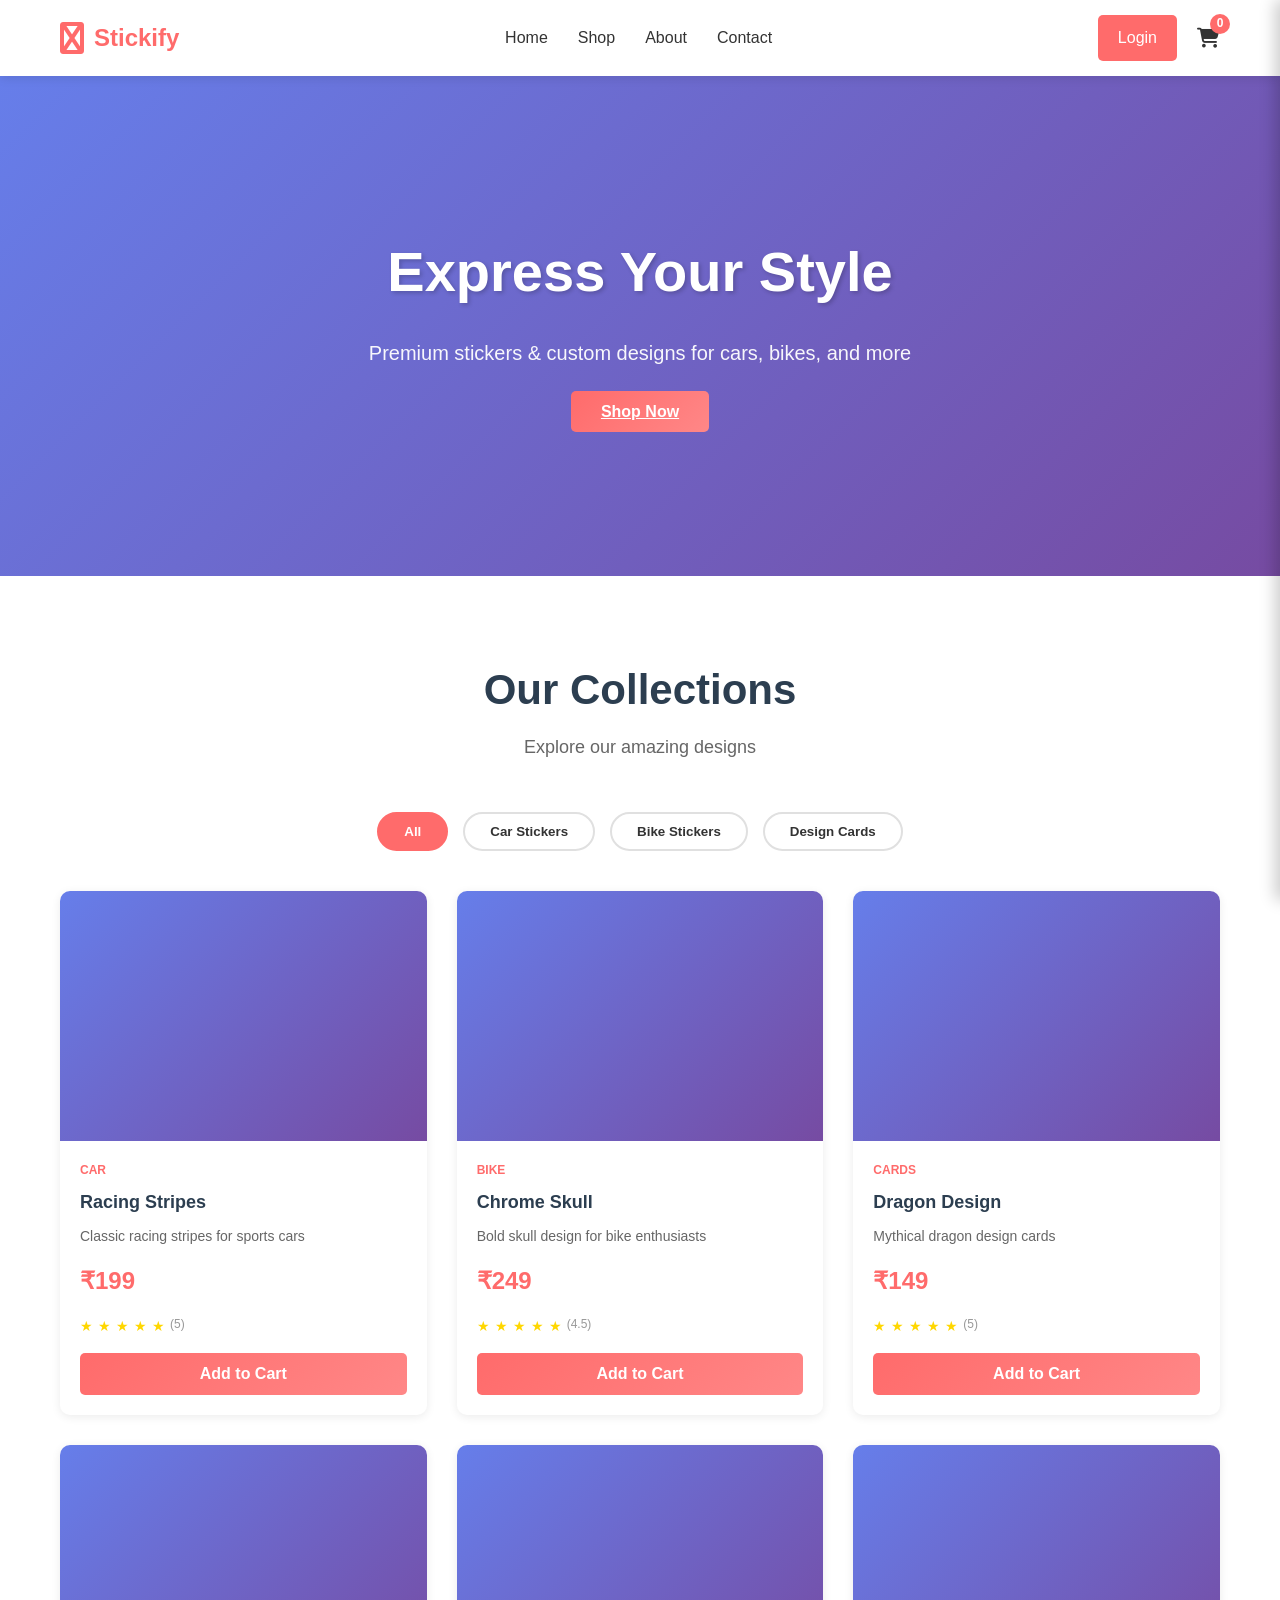
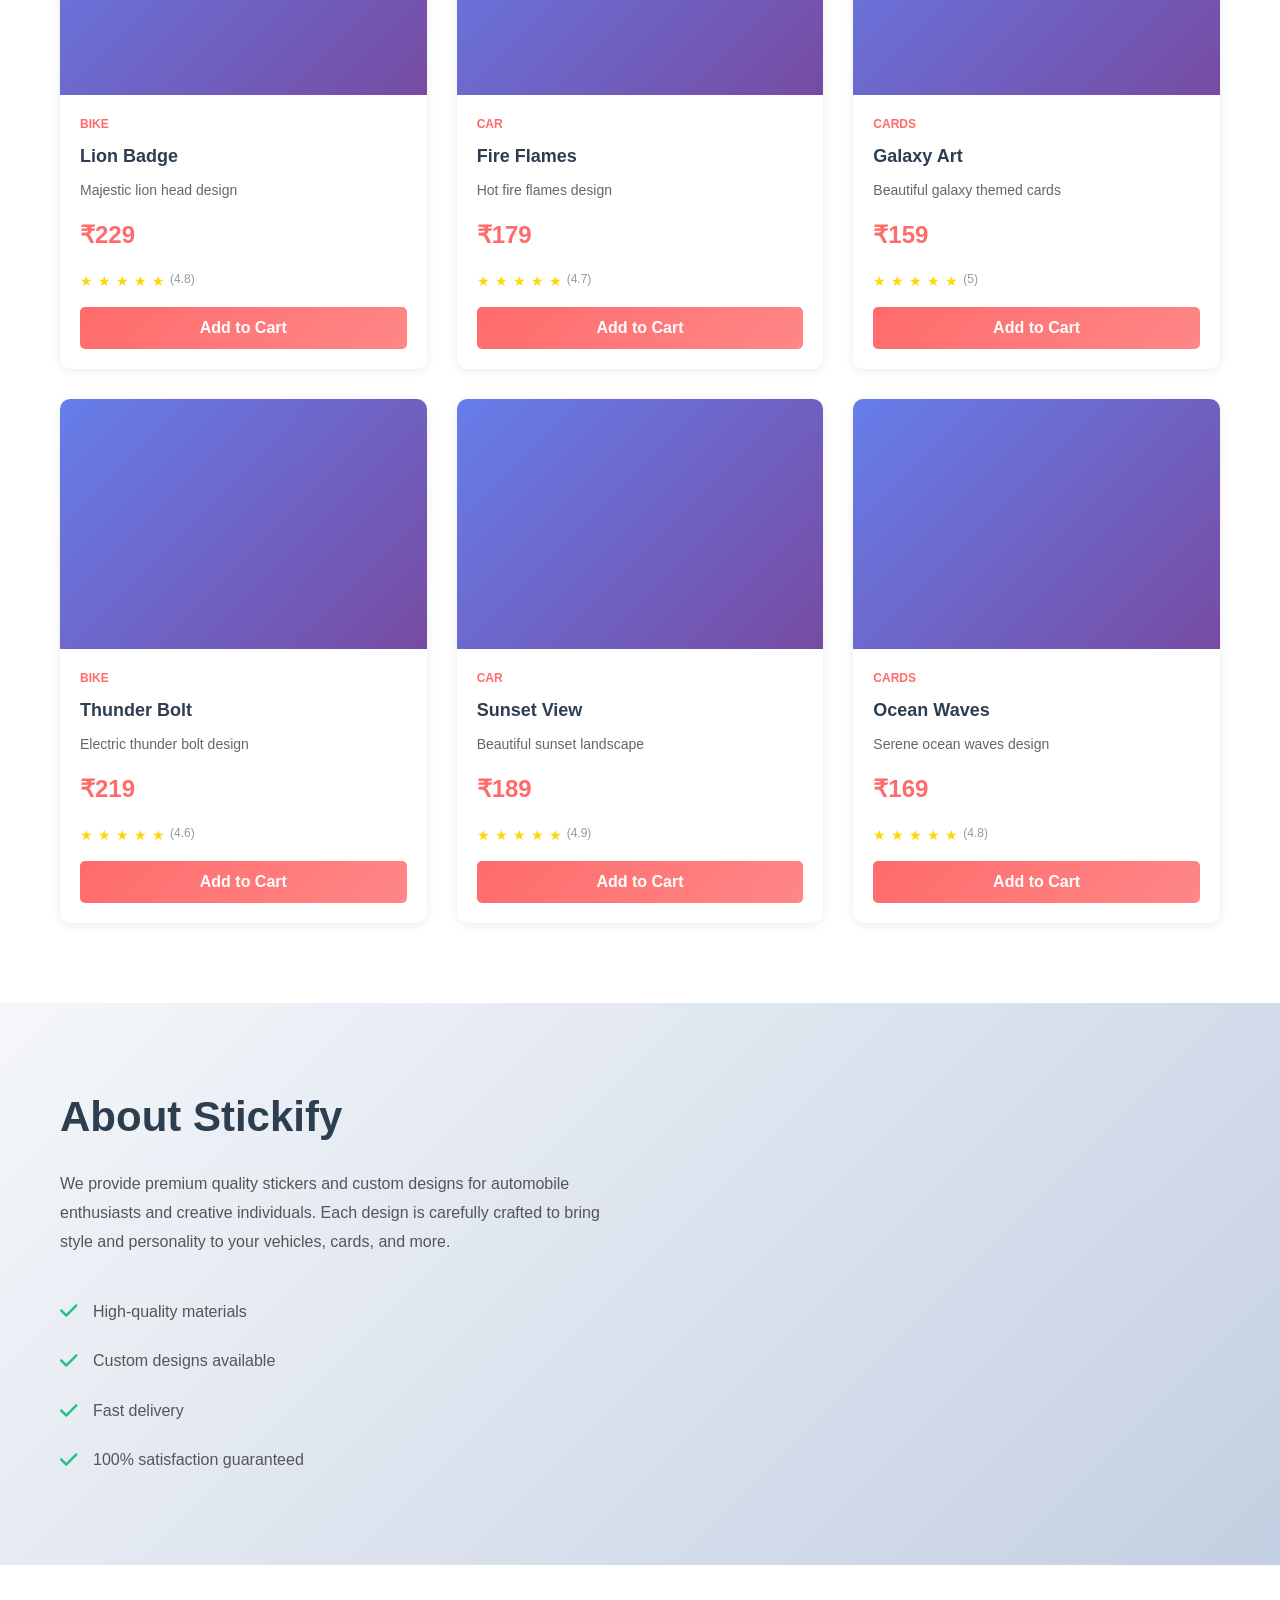
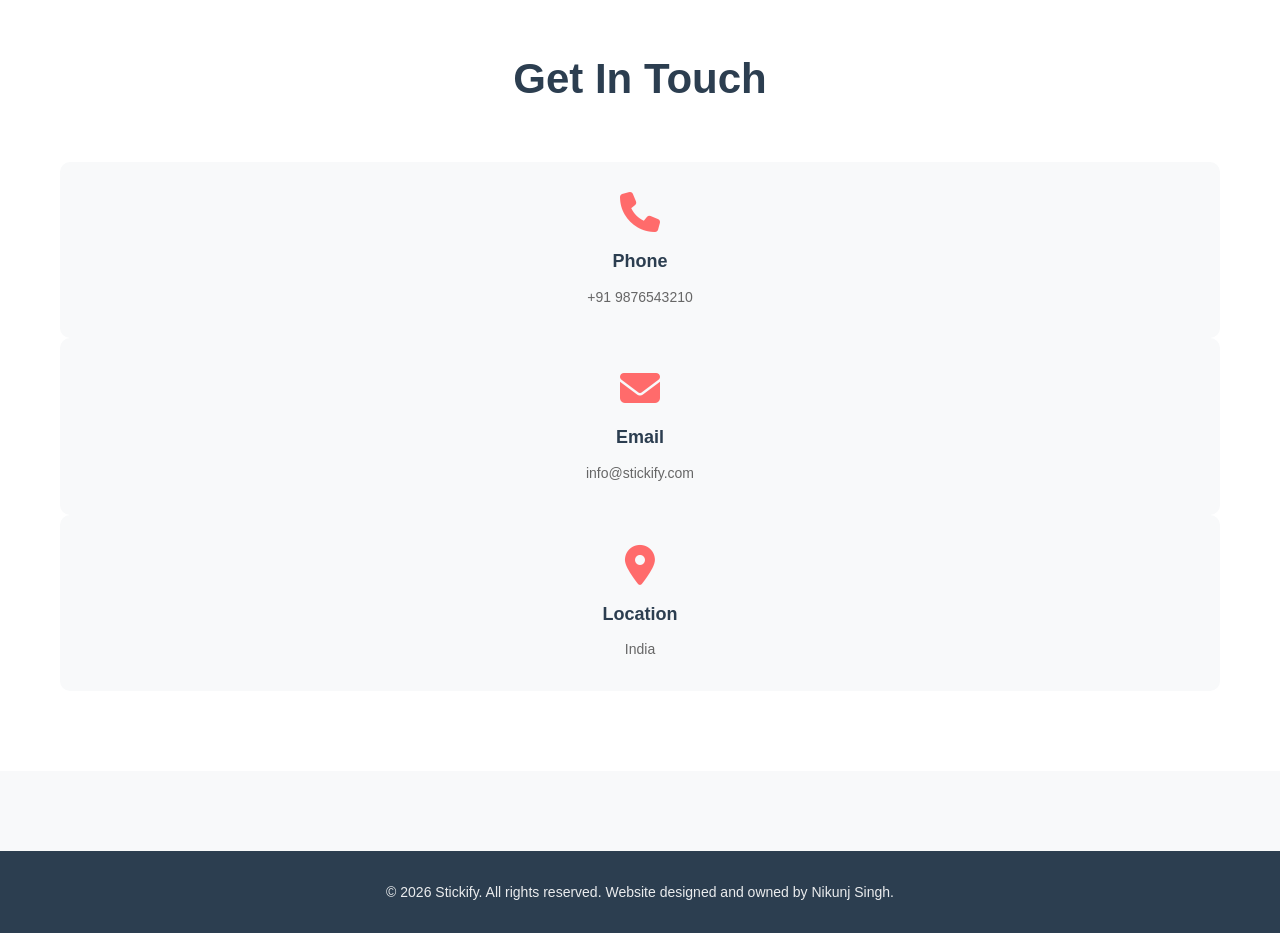
<file: index.html>
<!DOCTYPE html>
<html lang="en">

<head>
    <meta charset="UTF-8">
    <meta name="viewport" content="width=device-width, initial-scale=1.0">
    <title>Stickify - Premium Sticker & Design Store</title>
    <link rel="stylesheet" href="styles.css">
    <link rel="stylesheet" href="https://cdnjs.cloudflare.com/ajax/libs/font-awesome/6.4.0/css/all.min.css">
</head>

<body>
    <!-- Navigation -->
    <nav class="navbar">
        <div class="container">
            <div class="nav-wrapper">
                <div class="logo">
                    <i class="fas fa-sticker-mule"></i>
                    <span>Stickify</span>
                </div>
                <ul class="nav-menu">
                    <li><a href="#home">Home</a></li>
                    <li><a href="#products">Shop</a></li>
                    <li><a href="#about">About</a></li>
                    <li><a href="#contact">Contact</a></li>
                </ul>
                <div class="nav-icons">
                    <a href="login.html" class="btn-login">Login</a>
                    <div class="cart-icon" onclick="openCart()">
                        <i class="fas fa-shopping-cart"></i>
                        <span class="cart-count" id="cart-count">0</span>
                    </div>
                    <div class="hamburger" onclick="toggleMenu()">
                        <span></span>
                        <span></span>
                        <span></span>
                    </div>
                </div>
            </div>
        </div>
    </nav>

    <!-- Hero Section -->
    <section class="hero" id="home">
        <div class="hero-content">
            <h1>Express Your Style</h1>
            <p>Premium stickers & custom designs for cars, bikes, and more</p>
            <a href="#products" class="btn btn-primary">Shop Now</a>
        </div>
    </section>

    <!-- Products Section -->
    <section class="products-section" id="products">
        <div class="container">
            <div class="section-header">
                <h2>Our Collections</h2>
                <p>Explore our amazing designs</p>
            </div>

            <div class="filter-buttons">
                <button class="filter-btn active" onclick="filterProducts('all')">All</button>
                <button class="filter-btn" onclick="filterProducts('car')">Car Stickers</button>
                <button class="filter-btn" onclick="filterProducts('bike')">Bike Stickers</button>
                <button class="filter-btn" onclick="filterProducts('cards')">Design Cards</button>
            </div>

            <div class="products-grid" id="products-grid">
                <!-- Products will be dynamically loaded here -->
            </div>
        </div>
    </section>

    <!-- About Section -->
    <section class="about-section" id="about">
        <div class="container">
            <div class="about-content">
                <div class="about-text">
                    <h2>About Stickify</h2>
                    <p>We provide premium quality stickers and custom designs for automobile enthusiasts and creative
                        individuals. Each design is carefully crafted to bring style and personality to your vehicles,
                        cards, and more.</p>
                    <ul class="features-list">
                        <li><i class="fas fa-check"></i> High-quality materials</li>
                        <li><i class="fas fa-check"></i> Custom designs available</li>
                        <li><i class="fas fa-check"></i> Fast delivery</li>
                        <li><i class="fas fa-check"></i> 100% satisfaction guaranteed</li>
                    </ul>
                </div>
            </div>
        </div>
    </section>

    <!-- Contact Section -->
    <section class="contact-section" id="contact">
        <div class="container">
            <h2>Get In Touch</h2>
            <div class="contact-content">
                <div class="contact-info">
                    <div class="info-item">
                        <i class="fas fa-phone"></i>
                        <div>
                            <h4>Phone</h4>
                            <p>+91 9876543210</p>
                        </div>
                    </div>
                    <div class="info-item">
                        <i class="fas fa-envelope"></i>
                        <div>
                            <h4>Email</h4>
                            <p>info@stickify.com</p>
                        </div>
                    </div>
                    <div class="info-item">
                        <i class="fas fa-map-marker-alt"></i>
                        <div>
                            <h4>Location</h4>
                            <p>India</p>
                        </div>
                    </div>
                </div>
            </div>
        </div>
    </section>

    <!-- Cart Sidebar -->
    <div class="cart-sidebar" id="cart-sidebar">
        <div class="cart-header">
            <h3>Shopping Cart</h3>
            <span class="close-cart" onclick="closeCart()">&times;</span>
        </div>
        <div class="cart-items" id="cart-items">
            <!-- Cart items will be displayed here -->
        </div>
        <div class="cart-summary">
            <div class="summary-row">
                <span>Subtotal:</span>
                <span id="subtotal">₹0</span>
            </div>
            <div class="summary-row">
                <span>Shipping:</span>
                <span id="shipping">₹0</span>
            </div>
            <div class="summary-row total">
                <span>Total:</span>
                <span id="total">₹0</span>
            </div>
            <button class="btn btn-primary" style="width: 100%; margin-top: 20px;">Proceed to Checkout</button>
        </div>
    </div>

    <!-- Footer -->
    <footer class="footer">
        <div class="container">
            <p>&copy; 2026 Stickify. All rights reserved. Website designed and owned by Nikunj Singh.</p>
        </div>
    </footer>

    <script src="script.js"></script>
</body>

</html>
</file>
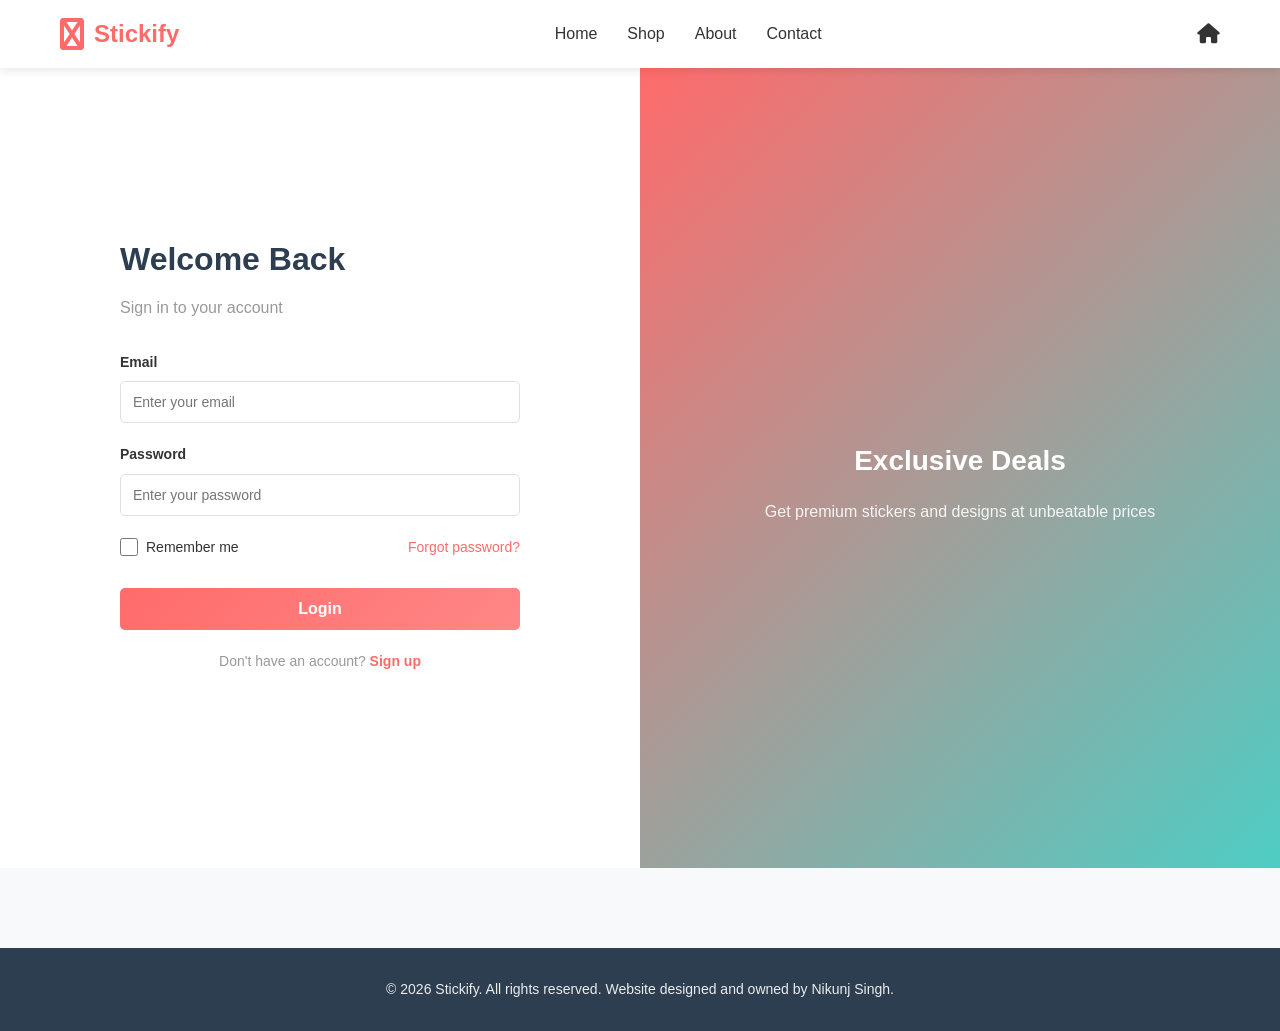
<file: login.html>
<!DOCTYPE html>
<html lang="en">

<head>
    <meta charset="UTF-8">
    <meta name="viewport" content="width=device-width, initial-scale=1.0">
    <title>Login & Sign Up - Stickify</title>
    <link rel="stylesheet" href="styles.css">
    <link rel="stylesheet" href="https://cdnjs.cloudflare.com/ajax/libs/font-awesome/6.4.0/css/all.min.css">
</head>

<body>
    <!-- Navigation -->
    <nav class="navbar">
        <div class="container">
            <div class="nav-wrapper">
                <div class="logo">
                    <i class="fas fa-sticker-mule"></i>
                    <span>Stickify</span>
                </div>
                <ul class="nav-menu">
                    <li><a href="index.html">Home</a></li>
                    <li><a href="index.html#products">Shop</a></li>
                    <li><a href="index.html#about">About</a></li>
                    <li><a href="index.html#contact">Contact</a></li>
                </ul>
                <div class="nav-icons">
                    <div class="cart-icon" onclick="window.location.href='index.html'">
                        <i class="fas fa-home"></i>
                    </div>
                </div>
            </div>
        </div>
    </nav>

    <!-- Auth Container -->
    <div class="auth-container">
        <div class="auth-box">
            <!-- Login Form -->
            <div class="form-container login-form active" id="login-form">
                <h2>Welcome Back</h2>
                <p>Sign in to your account</p>
                <form onsubmit="handleLogin(event)">
                    <div class="form-group">
                        <label for="login-email">Email</label>
                        <input type="email" id="login-email" placeholder="Enter your email" required>
                    </div>
                    <div class="form-group">
                        <label for="login-password">Password</label>
                        <input type="password" id="login-password" placeholder="Enter your password" required>
                    </div>
                    <div class="remember-forgot">
                        <label>
                            <input type="checkbox"> Remember me
                        </label>
                        <a href="#forgot">Forgot password?</a>
                    </div>
                    <button type="submit" class="btn btn-primary">Login</button>
                </form>
                <p class="form-footer">Don't have an account? <a onclick="toggleForms()">Sign up</a></p>
            </div>

            <!-- Sign Up Form -->
            <div class="form-container signup-form" id="signup-form">
                <h2>Create Account</h2>
                <p>Join Stickify community</p>
                <form onsubmit="handleSignup(event)">
                    <div class="form-group">
                        <label for="signup-name">Full Name</label>
                        <input type="text" id="signup-name" placeholder="Enter your name" required>
                    </div>
                    <div class="form-group">
                        <label for="signup-email">Email</label>
                        <input type="email" id="signup-email" placeholder="Enter your email" required>
                    </div>
                    <div class="form-group">
                        <label for="signup-password">Password</label>
                        <input type="password" id="signup-password" placeholder="Create a password" required>
                    </div>
                    <div class="form-group">
                        <label for="signup-confirm">Confirm Password</label>
                        <input type="password" id="signup-confirm" placeholder="Confirm your password" required>
                    </div>
                    <label class="checkbox">
                        <input type="checkbox" required> I agree to the terms and conditions
                    </label>
                    <button type="submit" class="btn btn-primary">Sign Up</button>
                </form>
                <p class="form-footer">Already have an account? <a onclick="toggleForms()">Login</a></p>
            </div>
        </div>

        <!-- Illustration -->
        <div class="auth-illustration">
            <div class="illustration-content">
                <i class="fas fa-shopping-bags"></i>
                <h3>Exclusive Deals</h3>
                <p>Get premium stickers and designs at unbeatable prices</p>
            </div>
        </div>
    </div>

    <!-- Footer -->
    <footer class="footer">
        <div class="container">
            <p>&copy; 2026 Stickify. All rights reserved. Website designed and owned by Nikunj Singh.</p>
        </div>
    </footer>

    <script src="script.js"></script>
</body>

</html>
</file>
<file: styles.css>
* {
    margin: 0;
    padding: 0;
    box-sizing: border-box;
}

:root {
    --primary-color: #FF6B6B;
    --secondary-color: #4ECDC4;
    --dark-color: #2C3E50;
    --light-color: #F8F9FA;
    --text-color: #333333;
    --border-color: #E0E0E0;
    --success-color: #26C281;
    --warning-color: #F39C12;
}

html {
    scroll-behavior: smooth;
}

body {
    font-family: 'Segoe UI', Tahoma, Geneva, Verdana, sans-serif;
    color: var(--text-color);
    background-color: var(--light-color);
    line-height: 1.6;
}

.container {
    max-width: 1200px;
    margin: 0 auto;
    padding: 0 20px;
}

/* ============ NAVIGATION ============ */
.navbar {
    background: white;
    box-shadow: 0 2px 10px rgba(0, 0, 0, 0.1);
    position: sticky;
    top: 0;
    z-index: 100;
}

.nav-wrapper {
    display: flex;
    justify-content: space-between;
    align-items: center;
    padding: 15px 0;
}

.logo {
    display: flex;
    align-items: center;
    gap: 10px;
    font-size: 24px;
    font-weight: bold;
    color: var(--primary-color);
    text-decoration: none;
}

.logo i {
    font-size: 32px;
}

.nav-menu {
    display: flex;
    list-style: none;
    gap: 30px;
}

.nav-menu a {
    text-decoration: none;
    color: var(--text-color);
    font-weight: 500;
    transition: color 0.3s ease;
}

.nav-menu a:hover {
    color: var(--primary-color);
}

.nav-icons {
    display: flex;
    align-items: center;
    gap: 20px;
}

.btn-login {
    padding: 10px 20px;
    background: var(--primary-color);
    color: white;
    text-decoration: none;
    border-radius: 5px;
    transition: background 0.3s ease;
}

.btn-login:hover {
    background: #ff5252;
}

.cart-icon {
    position: relative;
    cursor: pointer;
    font-size: 20px;
    color: var(--text-color);
    transition: color 0.3s ease;
}

.cart-icon:hover {
    color: var(--primary-color);
}

.cart-count {
    position: absolute;
    top: -8px;
    right: -10px;
    background: var(--primary-color);
    color: white;
    border-radius: 50%;
    width: 20px;
    height: 20px;
    display: flex;
    align-items: center;
    justify-content: center;
    font-size: 12px;
    font-weight: bold;
}

.hamburger {
    display: none;
    flex-direction: column;
    cursor: pointer;
}

.hamburger span {
    width: 25px;
    height: 3px;
    background: var(--text-color);
    margin: 5px 0;
    transition: 0.3s;
    border-radius: 2px;
}

/* ============ BUTTONS ============ */
.btn {
    padding: 12px 30px;
    border: none;
    border-radius: 5px;
    font-size: 16px;
    font-weight: 600;
    cursor: pointer;
    transition: all 0.3s ease;
}

.btn-primary {
    background: linear-gradient(135deg, var(--primary-color), #ff8787);
    color: white;
}

.btn-primary:hover {
    transform: translateY(-2px);
    box-shadow: 0 5px 15px rgba(255, 107, 107, 0.4);
}

.btn-secondary {
    background: var(--secondary-color);
    color: white;
}

.btn-secondary:hover {
    background: #35b8b0;
}

/* ============ HERO SECTION ============ */
.hero {
    background: linear-gradient(135deg, #667eea 0%, #764ba2 100%);
    color: white;
    padding: 100px 20px;
    text-align: center;
    min-height: 500px;
    display: flex;
    align-items: center;
    justify-content: center;
}

.hero-content h1 {
    font-size: 56px;
    margin-bottom: 20px;
    text-shadow: 2px 2px 4px rgba(0, 0, 0, 0.2);
}

.hero-content p {
    font-size: 20px;
    margin-bottom: 30px;
    opacity: 0.95;
}

/* ============ PRODUCTS SECTION ============ */
.products-section {
    padding: 80px 20px;
    background: white;
}

.section-header {
    text-align: center;
    margin-bottom: 50px;
}

.section-header h2 {
    font-size: 42px;
    color: var(--dark-color);
    margin-bottom: 10px;
}

.section-header p {
    font-size: 18px;
    color: #666;
}

.filter-buttons {
    display: flex;
    justify-content: center;
    gap: 15px;
    margin-bottom: 40px;
    flex-wrap: wrap;
}

.filter-btn {
    padding: 10px 25px;
    border: 2px solid var(--border-color);
    background: white;
    color: var(--text-color);
    border-radius: 25px;
    cursor: pointer;
    transition: all 0.3s ease;
    font-weight: 600;
}

.filter-btn.active,
.filter-btn:hover {
    background: var(--primary-color);
    color: white;
    border-color: var(--primary-color);
}

.products-grid {
    display: grid;
    grid-template-columns: repeat(auto-fill, minmax(280px, 1fr));
    gap: 30px;
}

.product-card {
    background: white;
    border-radius: 10px;
    overflow: hidden;
    box-shadow: 0 2px 10px rgba(0, 0, 0, 0.08);
    transition: all 0.3s ease;
    cursor: pointer;
}

.product-card:hover {
    transform: translateY(-5px);
    box-shadow: 0 8px 25px rgba(0, 0, 0, 0.15);
}

.product-image {
    width: 100%;
    height: 250px;
    background: linear-gradient(135deg, #667eea 0%, #764ba2 100%);
    display: flex;
    align-items: center;
    justify-content: center;
    color: white;
    font-size: 60px;
}

.product-info {
    padding: 20px;
}

.product-category {
    font-size: 12px;
    color: var(--primary-color);
    font-weight: 600;
    text-transform: uppercase;
    margin-bottom: 8px;
}

.product-name {
    font-size: 18px;
    font-weight: 700;
    color: var(--dark-color);
    margin-bottom: 8px;
}

.product-description {
    font-size: 14px;
    color: #666;
    margin-bottom: 15px;
}

.product-price {
    font-size: 24px;
    font-weight: bold;
    color: var(--primary-color);
    margin-bottom: 15px;
}

.product-rating {
    display: flex;
    gap: 5px;
    margin-bottom: 15px;
}

.product-rating .star {
    color: #FFD700;
    font-size: 14px;
}

.add-to-cart-btn {
    width: 100%;
    padding: 12px;
    background: linear-gradient(135deg, var(--primary-color), #ff8787);
    color: white;
    border: none;
    border-radius: 5px;
    font-size: 16px;
    font-weight: 600;
    cursor: pointer;
    transition: all 0.3s ease;
}

.add-to-cart-btn:hover {
    transform: scale(1.02);
    box-shadow: 0 5px 15px rgba(255, 107, 107, 0.4);
}

.add-to-cart-btn.added {
    background: var(--success-color);
}

/* ============ ABOUT SECTION ============ */
.about-section {
    background: linear-gradient(135deg, #f5f7fa 0%, #c3cfe2 100%);
    padding: 80px 20px;
}

.about-content {
    display: grid;
    grid-template-columns: 1fr 1fr;
    gap: 50px;
    align-items: center;
}

.about-text h2 {
    font-size: 42px;
    color: var(--dark-color);
    margin-bottom: 20px;
}

.about-text p {
    font-size: 16px;
    color: #555;
    margin-bottom: 20px;
    line-height: 1.8;
}

.features-list {
    list-style: none;
    margin-top: 30px;
}

.features-list li {
    padding: 12px 0;
    display: flex;
    align-items: center;
    gap: 15px;
    font-size: 16px;
    color: #555;
}

.features-list i {
    color: var(--success-color);
    font-size: 20px;
}

/* ============ CONTACT SECTION ============ */
.contact-section {
    background: white;
    padding: 80px 20px;
    text-align: center;
}

.contact-section h2 {
    font-size: 42px;
    color: var(--dark-color);
    margin-bottom: 50px;
}

.contact-content {
    display: grid;
    grid-template-columns: repeat(auto-fit, minmax(250px, 1fr));
    gap: 30px;
}

.info-item {
    display: flex;
    flex-direction: column;
    align-items: center;
    padding: 30px;
    background: var(--light-color);
    border-radius: 10px;
    transition: all 0.3s ease;
}

.info-item:hover {
    transform: translateY(-5px);
    box-shadow: 0 8px 25px rgba(0, 0, 0, 0.1);
}

.info-item i {
    font-size: 40px;
    color: var(--primary-color);
    margin-bottom: 15px;
}

.info-item h4 {
    font-size: 18px;
    color: var(--dark-color);
    margin-bottom: 10px;
}

.info-item p {
    color: #666;
    font-size: 14px;
}

/* ============ CART SIDEBAR ============ */
.cart-sidebar {
    position: fixed;
    right: -400px;
    top: 0;
    width: 400px;
    height: 100vh;
    background: white;
    box-shadow: -5px 0 15px rgba(0, 0, 0, 0.2);
    display: flex;
    flex-direction: column;
    transition: right 0.3s ease;
    z-index: 200;
}

.cart-sidebar.active {
    right: 0;
}

.cart-header {
    display: flex;
    justify-content: space-between;
    align-items: center;
    padding: 20px;
    border-bottom: 2px solid var(--border-color);
}

.cart-header h3 {
    font-size: 22px;
    color: var(--dark-color);
}

.close-cart {
    font-size: 28px;
    cursor: pointer;
    color: #999;
    transition: color 0.3s ease;
}

.close-cart:hover {
    color: var(--primary-color);
}

.cart-items {
    flex: 1;
    overflow-y: auto;
    padding: 20px;
}

.cart-item {
    display: flex;
    justify-content: space-between;
    align-items: center;
    padding: 15px;
    border: 1px solid var(--border-color);
    border-radius: 5px;
    margin-bottom: 10px;
    background: var(--light-color);
}

.cart-item-info {
    flex: 1;
}

.cart-item-name {
    font-weight: 600;
    color: var(--dark-color);
    margin-bottom: 5px;
}

.cart-item-price {
    color: var(--primary-color);
    font-weight: 600;
}

.cart-item-quantity {
    display: flex;
    align-items: center;
    gap: 8px;
    margin: 0 15px;
}

.cart-item-quantity button {
    width: 25px;
    height: 25px;
    border: 1px solid var(--border-color);
    background: white;
    cursor: pointer;
    border-radius: 3px;
    font-weight: 600;
    color: var(--primary-color);
}

.cart-item-remove {
    background: #ff6b6b;
    color: white;
    border: none;
    padding: 5px 10px;
    border-radius: 3px;
    cursor: pointer;
    font-size: 12px;
    transition: background 0.3s ease;
}

.cart-item-remove:hover {
    background: #ff5252;
}

.empty-cart {
    text-align: center;
    padding: 40px 20px;
    color: #999;
}

.empty-cart i {
    font-size: 60px;
    margin-bottom: 20px;
    opacity: 0.5;
}

.cart-summary {
    padding: 20px;
    border-top: 2px solid var(--border-color);
    background: var(--light-color);
}

.summary-row {
    display: flex;
    justify-content: space-between;
    margin-bottom: 10px;
    font-size: 14px;
    color: #666;
}

.summary-row.total {
    font-size: 18px;
    font-weight: 700;
    color: var(--dark-color);
    border-top: 1px solid var(--border-color);
    padding-top: 10px;
}

/* ============ AUTH SECTION ============ */
.auth-container {
    display: grid;
    grid-template-columns: 1fr 1fr;
    min-height: calc(100vh - 100px);
    gap: 0;
}

.auth-box {
    display: flex;
    align-items: center;
    justify-content: center;
    padding: 40px;
    background: white;
}

.form-container {
    width: 100%;
    max-width: 400px;
    display: none;
}

.form-container.active {
    display: block;
    animation: fadeIn 0.3s ease;
}

@keyframes fadeIn {
    from {
        opacity: 0;
        transform: translateY(10px);
    }
    to {
        opacity: 1;
        transform: translateY(0);
    }
}

.form-container h2 {
    font-size: 32px;
    color: var(--dark-color);
    margin-bottom: 10px;
}

.form-container > p {
    color: #999;
    margin-bottom: 30px;
}

.form-group {
    margin-bottom: 20px;
}

.form-group label {
    display: block;
    font-weight: 600;
    color: var(--text-color);
    margin-bottom: 8px;
    font-size: 14px;
}

.form-group input {
    width: 100%;
    padding: 12px;
    border: 1px solid var(--border-color);
    border-radius: 5px;
    font-size: 14px;
    transition: border-color 0.3s ease;
}

.form-group input:focus {
    outline: none;
    border-color: var(--primary-color);
    box-shadow: 0 0 0 3px rgba(255, 107, 107, 0.1);
}

.remember-forgot {
    display: flex;
    justify-content: space-between;
    align-items: center;
    margin-bottom: 20px;
    font-size: 14px;
}

.remember-forgot label {
    display: flex;
    align-items: center;
    gap: 8px;
    cursor: pointer;
}

.remember-forgot input[type="checkbox"] {
    width: 18px;
    height: 18px;
    cursor: pointer;
}

.remember-forgot a {
    color: var(--primary-color);
    text-decoration: none;
    transition: color 0.3s ease;
}

.remember-forgot a:hover {
    color: #ff5252;
}

.checkbox {
    display: flex;
    align-items: center;
    gap: 8px;
    margin-bottom: 20px;
    font-size: 14px;
    cursor: pointer;
}

.checkbox input {
    width: 18px;
    height: 18px;
    cursor: pointer;
}

.form-container button {
    width: 100%;
    margin-top: 10px;
}

.form-footer {
    text-align: center;
    margin-top: 20px;
    font-size: 14px;
    color: #666;
}

.form-footer a {
    color: var(--primary-color);
    cursor: pointer;
    font-weight: 600;
    text-decoration: none;
    transition: color 0.3s ease;
}

.form-footer a:hover {
    color: #ff5252;
}

.auth-illustration {
    background: linear-gradient(135deg, var(--primary-color), var(--secondary-color));
    display: flex;
    align-items: center;
    justify-content: center;
    color: white;
    padding: 40px;
}

.illustration-content {
    text-align: center;
}

.illustration-content i {
    font-size: 80px;
    margin-bottom: 20px;
    opacity: 0.9;
}

.illustration-content h3 {
    font-size: 28px;
    margin-bottom: 15px;
}

.illustration-content p {
    font-size: 16px;
    opacity: 0.9;
}

/* ============ FOOTER ============ */
.footer {
    background: var(--dark-color);
    color: white;
    text-align: center;
    padding: 30px 20px;
    margin-top: 80px;
}

.footer p {
    font-size: 14px;
    opacity: 0.9;
}

/* ============ RESPONSIVE DESIGN ============ */
@media (max-width: 768px) {
    .nav-menu {
        gap: 15px;
        font-size: 14px;
    }

    .hamburger {
        display: flex;
    }

    .hero-content h1 {
        font-size: 36px;
    }

    .hero-content p {
        font-size: 16px;
    }

    .section-header h2 {
        font-size: 32px;
    }

    .products-grid {
        grid-template-columns: repeat(auto-fill, minmax(200px, 1fr));
        gap: 15px;
    }

    .product-image {
        height: 180px;
        font-size: 40px;
    }

    .about-content {
        grid-template-columns: 1fr;
    }

    .contact-content {
        grid-template-columns: 1fr;
    }

    .cart-sidebar {
        width: 100%;
        right: -100%;
    }

    .auth-container {
        grid-template-columns: 1fr;
    }

    .auth-illustration {
        display: none;
    }

    .auth-box {
        min-height: auto;
        padding: 30px 20px;
    }

    .filter-buttons {
        gap: 10px;
    }

    .filter-btn {
        padding: 8px 15px;
        font-size: 14px;
    }
}

@media (max-width: 480px) {
    .nav-menu {
        display: none;
    }

    .logo span {
        font-size: 18px;
    }

    .hero-content h1 {
        font-size: 28px;
    }

    .hero-content p {
        font-size: 14px;
    }

    .section-header h2 {
        font-size: 24px;
    }

    .section-header p {
        font-size: 14px;
    }

    .products-grid {
        grid-template-columns: repeat(auto-fill, minmax(150px, 1fr));
        gap: 12px;
    }

    .product-name {
        font-size: 14px;
    }

    .product-price {
        font-size: 18px;
    }

    .add-to-cart-btn {
        padding: 10px;
        font-size: 14px;
    }

    .about-text h2,
    .contact-section h2 {
        font-size: 24px;
    }

    .about-text p {
        font-size: 14px;
    }

    .form-container {
        max-width: 100%;
    }

    .form-container h2 {
        font-size: 24px;
    }

    .cart-sidebar {
        width: 100%;
    }

    .info-item {
        padding: 20px;
    }

    .info-item i {
        font-size: 30px;
    }
}
</file>
